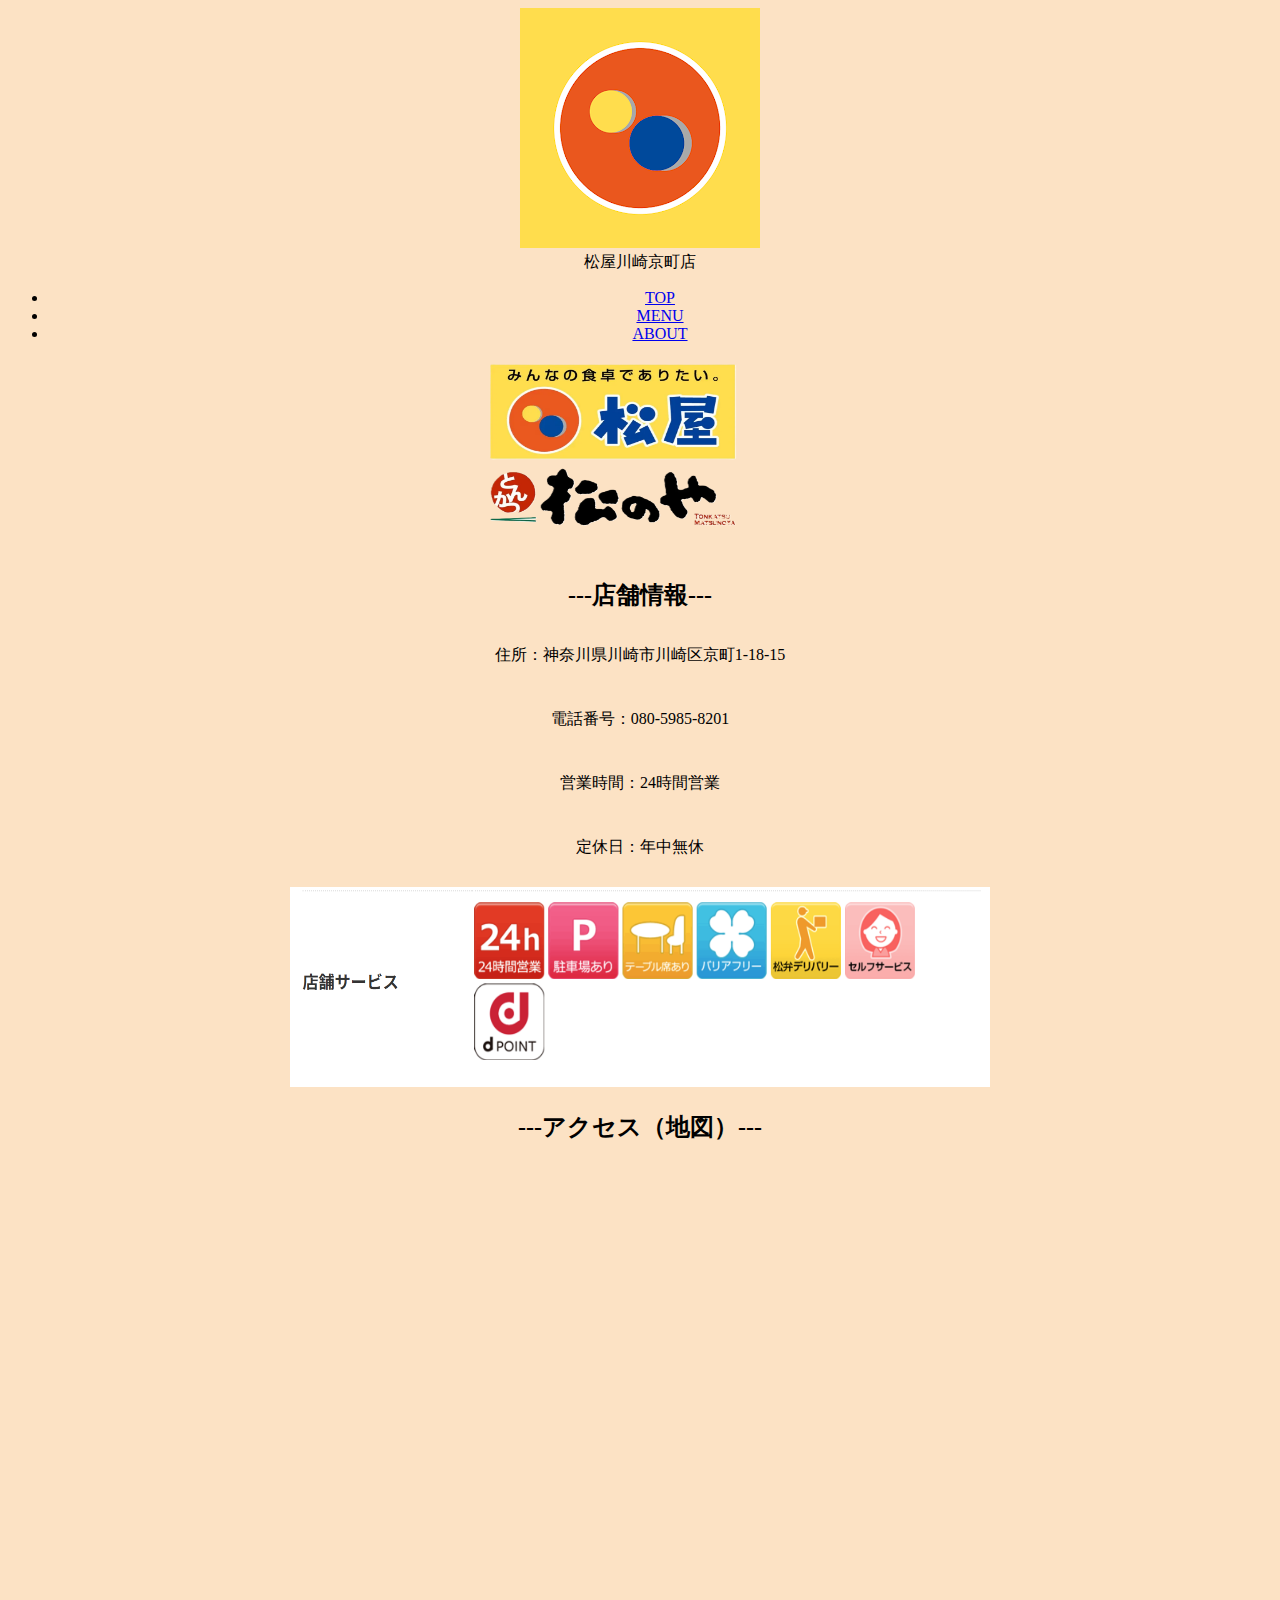
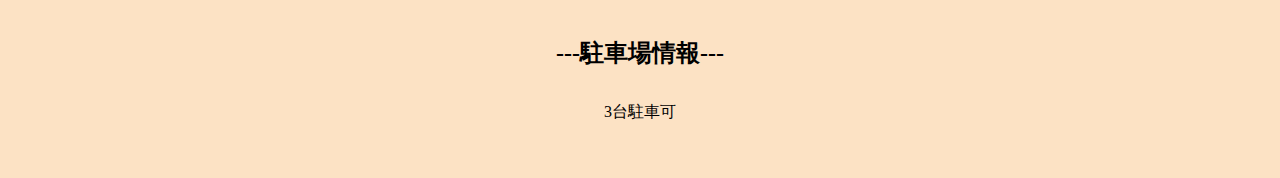
<file: about.html>
<!DOCTYPE html>
<html lang="ja">
<head>
    <meta charset="utf-8">
    <title>松屋川崎京町店 - 店舗情報</title>
    <link rel="stylesheet" href="css/style.css">
</head>
<body>
    <header class="site-header">
            <div class="logo-area">
                <img src="images/icon.png" alt="店舗ロゴ" class="logo-img">
                <div class="logo-text">松屋川崎京町店</div>
            </div>
            <nav class="nav">
                <ul>
                    <li><a href="matuya.html">TOP</a></li>
                    <li><a href="menu.html">MENU</a></li>
                    <li><a href="about.html">ABOUT</a></li>
                </ul>
            </nav>
    </header>

    <div class="example">
        <img src="images/logo.png" alt="松屋ロゴ" width="400px" height="200px">
    </div>
    <div class="example">
        <h2>---店舗情報---</h2>
        <p>住所：神奈川県川崎市川崎区京町1-18-15</p>
        <p>電話番号：080-5985-8201</p>
        <p>営業時間：24時間営業</p>
        <p>定休日：年中無休</p>
    </div>
    <div class="information">
        <img src="images/ex.png" width="700px" height="200px">
    </div>

    <p style="line-height: 4;"></p>

    <div class="map-container">
        <h2>---アクセス（地図）---</h2>
        <iframe src="https://www.google.com/maps/embed?pb=!1m18!1m12!1m3!1d3247.5141930824666!2d139.69296407578034!3d35.51628897264093!2m3!1f0!2f0!3f0!3m2!1i1024!2i768!4f13.1!3m3!1m2!1s0x601860a947b81c79%3A0x70c2aa25ba6f0b21!2z5p2-5bGL44O75p2-44Gu44KEIOW3neW0juS6rOeUuuW6lw!5e0!3m2!1sja!2sjp!4v1767666915011!5m2!1sja!2sjp" width="600" height="450" style="border:0;" allowfullscreen="" loading="lazy" referrerpolicy="no-referrer-when-downgrade"></iframe>
    </div>

    <div class="car">
        <h2>---駐車場情報---</h2>
        <p>3台駐車可</p>
    </div>


    <p style="line-height: 4;"></p>
    
    <br>
</body>
</html>
</file>
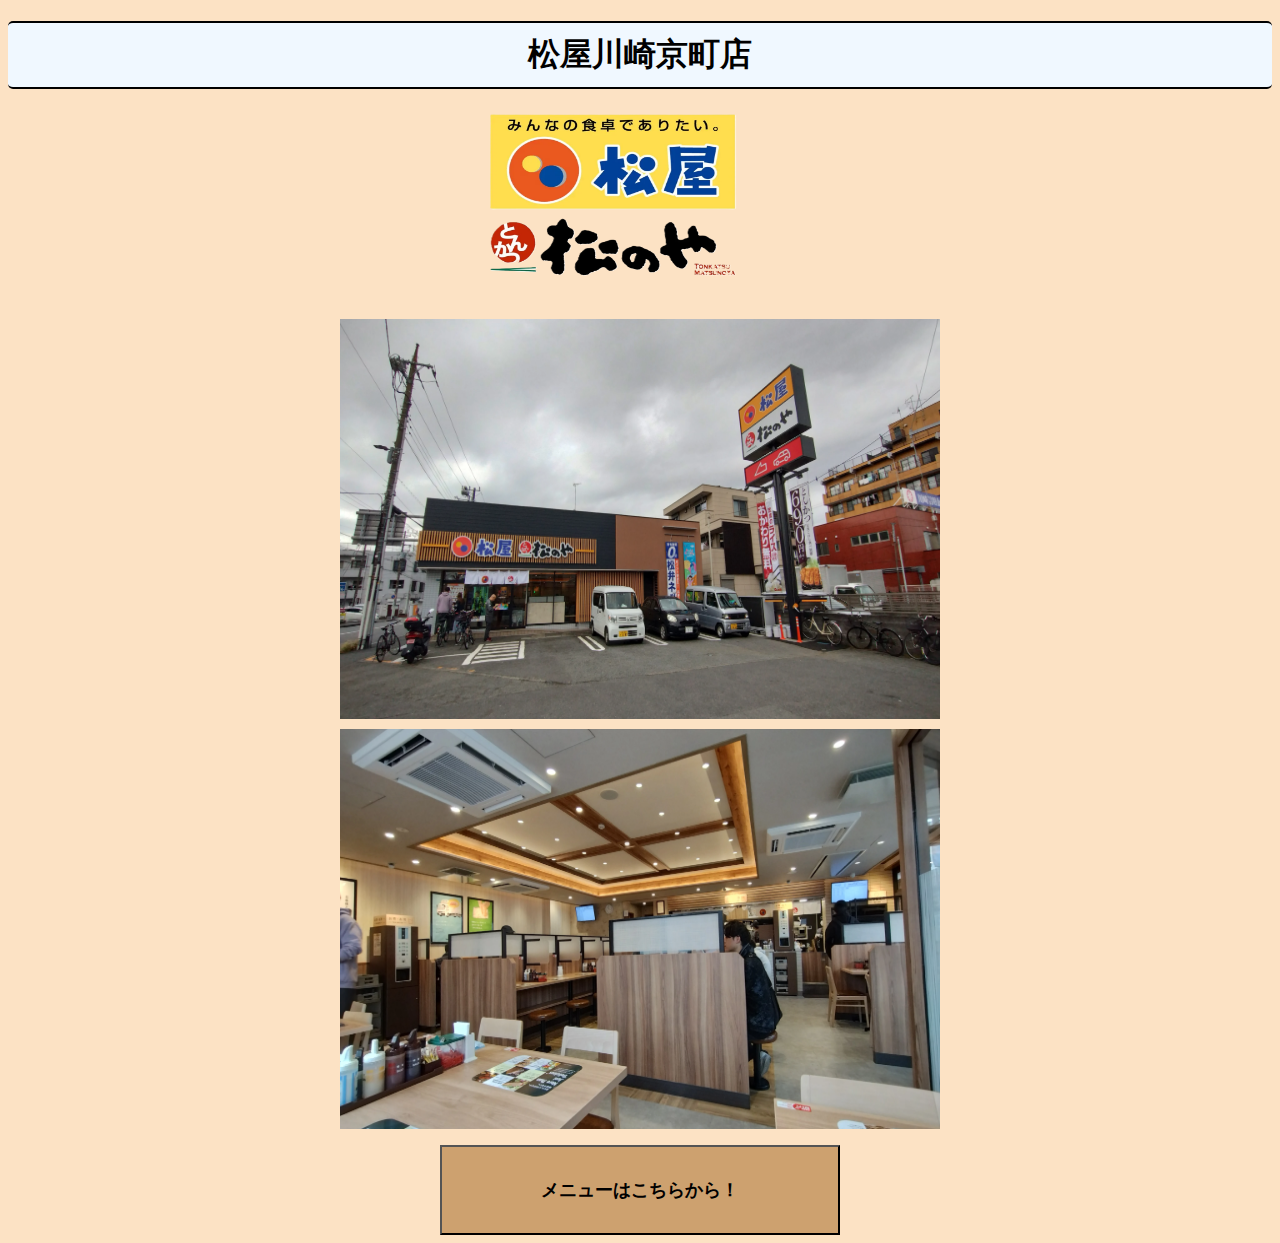
<file: matuya.html>
<!DOCTYPE html>
<html lang="ja">
    <head>
       <meta charset="utf-8">
       <title>松屋川崎京町店</title>
       <body>
        <div class = "example">
          <h1>松屋川崎京町店</h1>
          <img src="iamges/logo.png" alt="松屋ロゴ" width="400px" height="200px">
        </div>
          <link rel="stylesheet" href="css/style.css">
          <div class = "example">
            <img src="iamges/gaimen.png" alt="松屋外観" width="600px" height="400px">
            <img src="iamges/naimen.png" alt="松屋内観" width="600px" height="400px">
          </div> 
          <p style="line-height: 4;"></p>
          <div class = "example">
            <button type="button" >メニューはこちらから！</button>
          </div>
       </body>
















    </head>
</html>
</file>
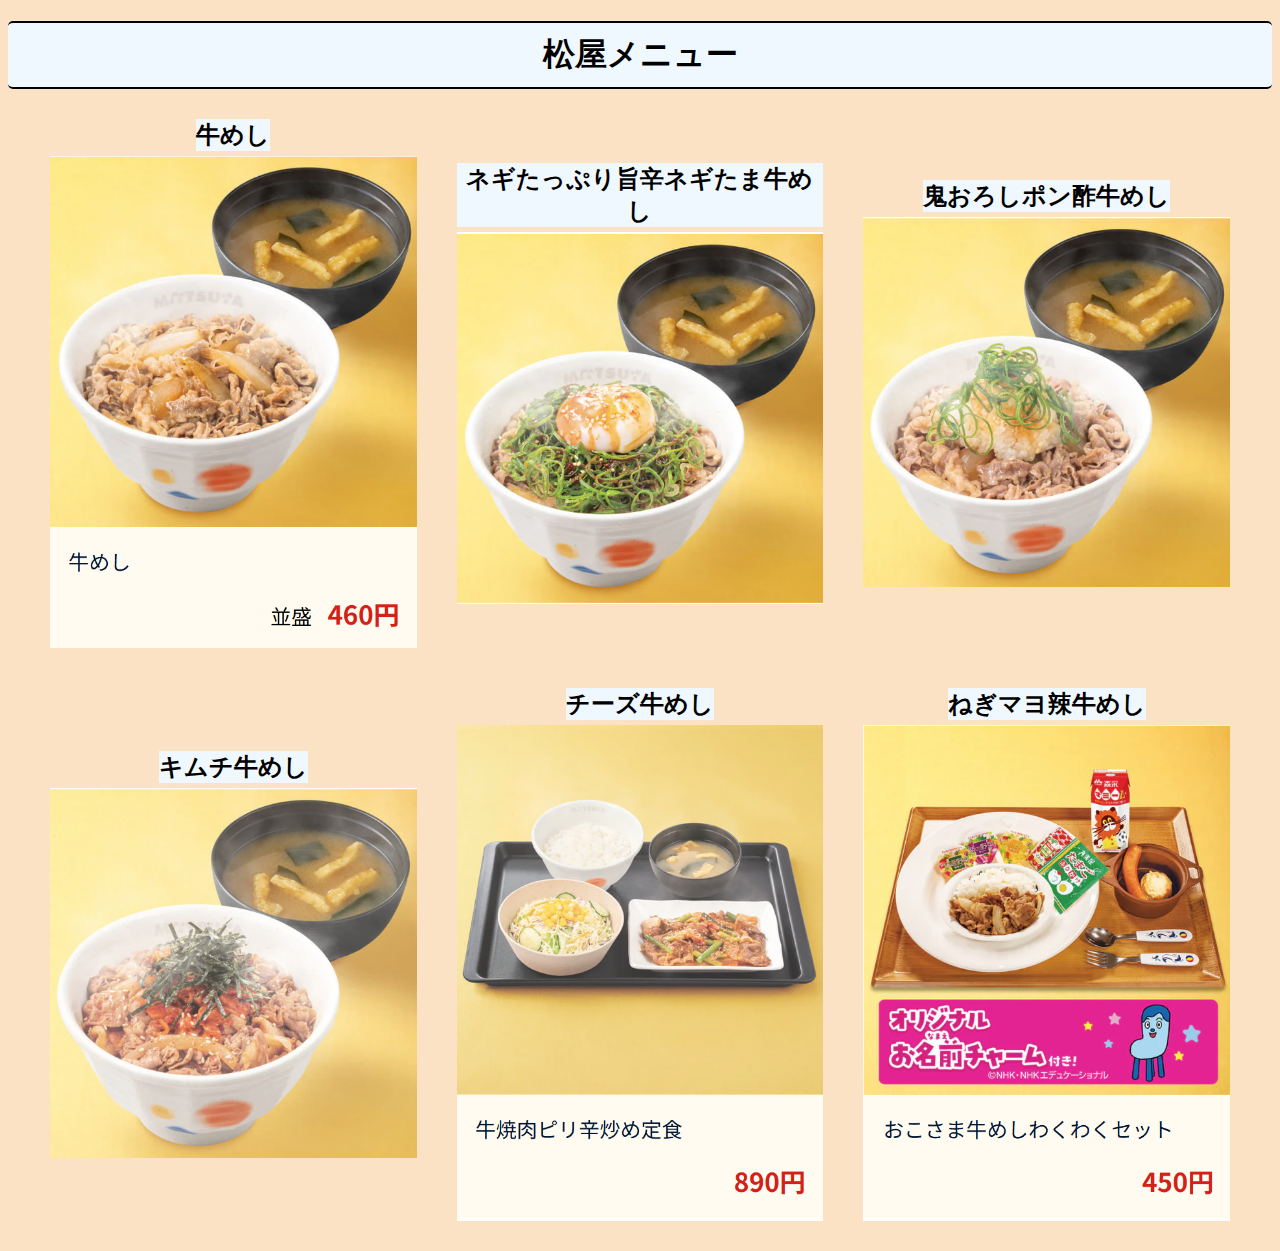
<file: menu.html>
<!DOCTYPE html>
<html lang="ja">
<head>
    <meta charset="utf-8">
    <title>松屋川崎京町店</title>
    <link rel="stylesheet" href="css/style.css">
</head>
    <body>
        <div class="example">
            <h1>松屋メニュー</h1>
        </div>
        <main class="wrapper grid">
            <div class="item">
                <span>牛めし</span>
                <img src="images/item1.png" alt="メニュー画像1">
            </div>
            <div class="item">
                <span>ネギたっぷり旨辛ネギたま牛めし</span>
                <img src="images/item2.png" alt="メニュー画像2">
            </div>
            <div class="item">
                <span>鬼おろしポン酢牛めし</span>
                <img src="images/item3.png" alt="メニュー画像3">
            </div>
            <div class="item">
                <span>キムチ牛めし</span>
                <img src="images/item4.png" alt="メニュー画像4">
            </div>
            <div class="item">
                <span>チーズ牛めし</span>
                <img src="images/item5.png" alt="メニュー画像5">
            </div>
            <div class="item">
                <span>ねぎマヨ辣牛めし</span>
                <img src="images/item6.png" alt="メニュー画像6">
            </div>
        </main>
    </body>
</html>
</file>
<file: css/style.css>
@charset "UTF-8";

.example img {
    display: block; 
    margin-left: auto;
    margin-right: auto;
    margin-bottom: 10px;
}

button {
    background-color: #cda16f;
    font-weight: bold;
    font-size: large;
    padding-left: 5em;
    padding-right: 5em;
    width: 400px;
    height: 5em;
    display: block; 
    margin-left: auto;
    margin-right: auto;
}

body {
    background-color: #fce2c4;
    text-align: center;
}

h1 {
    background-color: aliceblue;
    padding: 10px 0px;
    border-radius: 5px;
    margin-bottom: 20px;
    border-top: 2px solid #000;
    border-bottom: 2px solid #000;
    text-align: center;
}

p{
    line-height: 3;
}

.wrapper.grid {
    display: grid;
    grid-template-columns: repeat(3, 1fr);
    gap: 20px; 
    max-width: 1200px;
    margin: 20px auto;
}

.item {
    border: none;
    box-sizing: border-box; 
    display: flex;
    flex-direction: column;
    justify-content: center;
    align-items: center;
    padding: 10px;
}

.item span {
    display: block;
    margin-bottom: 5px;
    font-weight: bold;
    font-size: 24px;
    background-color: aliceblue;
}

.item img {
    max-width: 100%; 
    height: auto;
    object-fit: contain; 
    margin: 0; 
    display: block;
}

@media (max-width: 768px) {
    .wrapper.grid {
        grid-template-columns: repeat(2, 1fr);
    }
}

@media (max-width: 480px) {
    .wrapper.grid {
        grid-template-columns: 1fr;
    }
}
</file>
